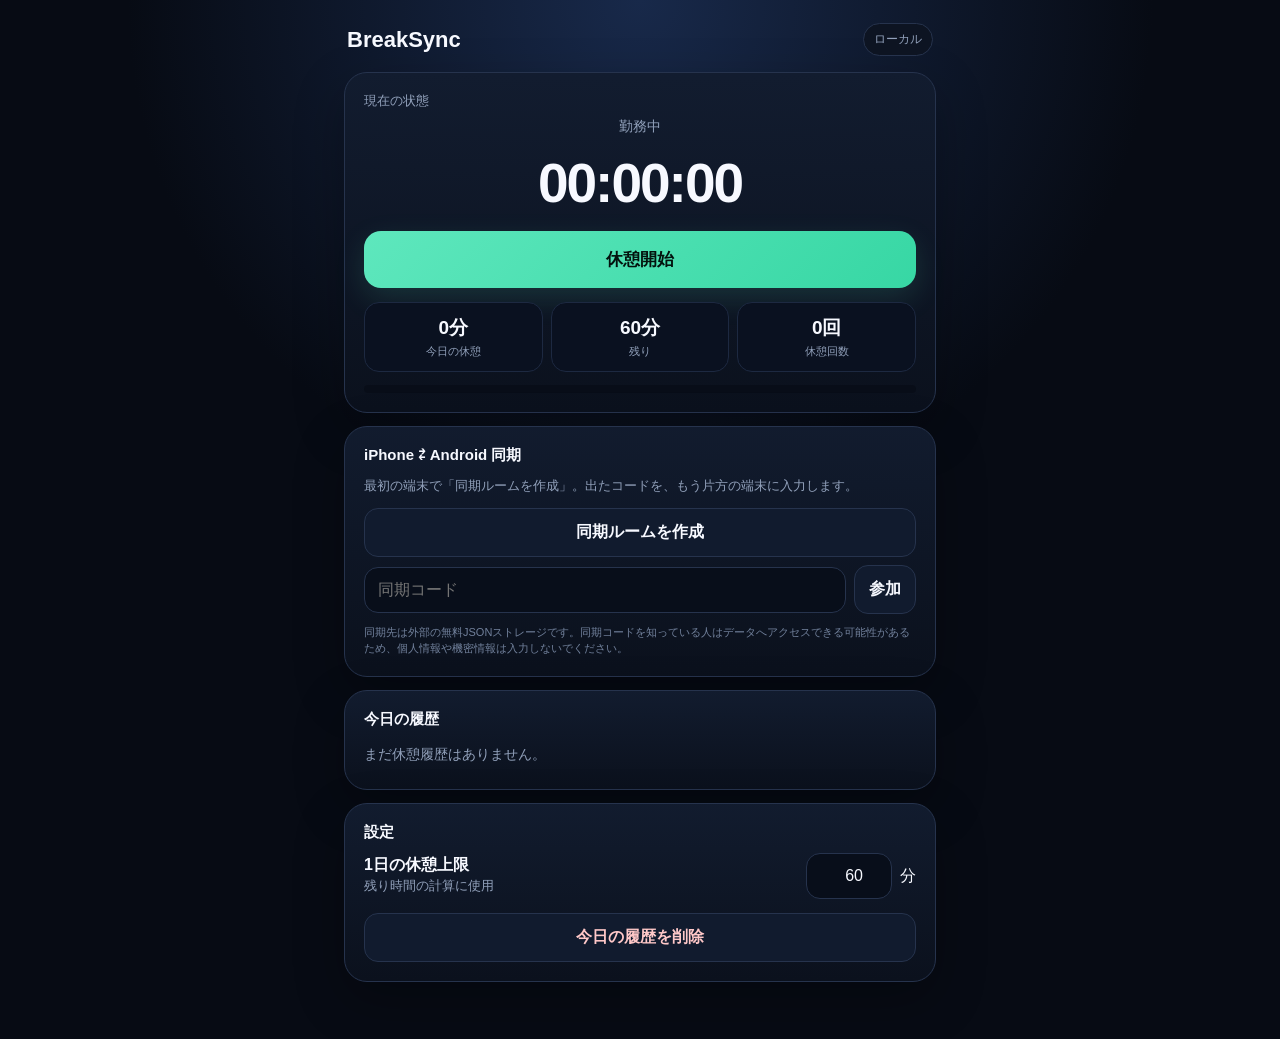
<file: BreakSync.html>
<!doctype html>
<html lang="ja">
<head>
<meta charset="utf-8">
<meta name="viewport" content="width=device-width,initial-scale=1,viewport-fit=cover">
<meta name="theme-color" content="#08101d">
<title>BreakSync</title>
<style>
:root{--bg:#070b14;--card:#11192a;--line:#26334d;--text:#f7f9ff;--muted:#91a0ba;--a:#5ee7bd;--b:#6c8cff;--red:#ff7373}
*{box-sizing:border-box}html,body{margin:0;min-height:100%;font-family:-apple-system,BlinkMacSystemFont,"Segoe UI",sans-serif;background:radial-gradient(circle at 50% 0,#18294a 0,#070b14 42%);color:var(--text)}body{padding:env(safe-area-inset-top) 0 env(safe-area-inset-bottom)}
.app{width:min(620px,100%);margin:auto;padding:18px 14px 44px}.head{display:flex;align-items:center;justify-content:space-between;padding:5px 3px 16px}.brand{font-size:22px;font-weight:900}.pill{font-size:12px;color:var(--muted);border:1px solid var(--line);border-radius:999px;padding:7px 10px;background:#0d1422}.pill.on{color:#c8ffe9;background:#0d2a22;border-color:#256c57}.pill.err{color:#ffd1d1;background:#2b1117;border-color:#6f2934}
.card{margin-bottom:13px;padding:19px;border-radius:23px;border:1px solid var(--line);background:linear-gradient(180deg,rgba(18,28,47,.98),rgba(11,17,29,.98));box-shadow:0 18px 50px rgba(0,0,0,.27)}.label{font-size:13px;color:var(--muted)}.state{text-align:center;font-size:14px;color:var(--muted);margin-top:8px}.timer{text-align:center;font-size:55px;font-weight:900;line-height:1;font-variant-numeric:tabular-nums;letter-spacing:-2px;margin:20px 0}.primary{width:100%;border:0;border-radius:17px;padding:17px;font-size:17px;font-weight:900;color:#03130e;background:linear-gradient(135deg,var(--a),#37d7a4);box-shadow:0 10px 30px rgba(94,231,189,.14)}.primary.stop{color:#260607;background:linear-gradient(135deg,#ff9a9a,var(--red))}
.metrics{display:grid;grid-template-columns:repeat(3,1fr);gap:8px;margin-top:14px}.metric{text-align:center;padding:12px 7px;border-radius:15px;background:#0a1120;border:1px solid #1d2941}.metric b{display:block;font-size:19px}.metric span{font-size:11px;color:var(--muted)}.bar{height:8px;border-radius:999px;background:#080d18;overflow:hidden;margin-top:13px}.bar i{display:block;height:100%;width:0;background:linear-gradient(90deg,var(--b),var(--a))}
.title{font-size:15px;font-weight:900;margin-bottom:11px}.help{font-size:13px;line-height:1.55;color:var(--muted)}.row{display:flex;gap:8px;align-items:center}.input{min-width:0;flex:1;padding:13px;border:1px solid var(--line);border-radius:14px;background:#080e1a;color:var(--text);font:inherit}.btn{padding:13px 14px;border-radius:14px;border:1px solid var(--line);background:#111b2e;color:var(--text);font:inherit;font-weight:750}.btn.bad{color:#ffc8c8}.code{font-family:ui-monospace,SFMono-Regular,Menlo,monospace;font-size:13px;word-break:break-all;padding:11px;margin:10px 0;border:1px dashed #394965;border-radius:12px;background:#070c16;color:#dce6ff}.note{margin-top:11px;font-size:11px;line-height:1.45;color:#71809b}
.sessions{display:flex;flex-direction:column;gap:8px}.session{display:flex;justify-content:space-between;gap:10px;padding:13px 14px;border-radius:15px;background:#090f1c;border:1px solid #19253b}.times{font-weight:800}.dur{color:var(--muted);font-variant-numeric:tabular-nums}.empty{font-size:14px;color:var(--muted);padding:6px 0}.settings{display:flex;justify-content:space-between;align-items:center;gap:12px}.settings input{width:86px;text-align:right}.toast{position:fixed;left:50%;bottom:24px;transform:translate(-50%,18px);opacity:0;background:#f8fafc;color:#090e17;border-radius:999px;padding:10px 15px;font-size:13px;font-weight:800;transition:.2s;z-index:99;pointer-events:none;white-space:nowrap}.toast.show{opacity:1;transform:translate(-50%,0)}
@media(max-width:420px){.timer{font-size:47px}.card{padding:17px;border-radius:20px}.metric b{font-size:17px}}
</style>
</head>
<body>
<div class="app">
  <div class="head"><div class="brand">BreakSync</div><div id="status" class="pill">ローカル</div></div>
  <section class="card">
    <div class="label">現在の状態</div><div id="state" class="state">勤務中</div><div id="timer" class="timer">00:00:00</div>
    <button id="main" class="primary">休憩開始</button>
    <div class="metrics"><div class="metric"><b id="total">0分</b><span>今日の休憩</span></div><div class="metric"><b id="remain">60分</b><span>残り</span></div><div class="metric"><b id="count">0回</b><span>休憩回数</span></div></div><div class="bar"><i id="bar"></i></div>
  </section>
  <section class="card">
    <div class="title">iPhone ⇄ Android 同期</div>
    <div id="roomOff">
      <div class="help">最初の端末で「同期ルームを作成」。出たコードを、もう片方の端末に入力します。</div>
      <div class="row" style="margin-top:12px"><button id="create" class="btn" style="flex:1">同期ルームを作成</button></div>
      <div class="row" style="margin-top:8px"><input id="joinCode" class="input" placeholder="同期コード"><button id="join" class="btn">参加</button></div>
    </div>
    <div id="roomOn" hidden>
      <div class="help">同期中です。もう片方の端末にこのコードを入力してください。</div><div id="roomCode" class="code"></div>
      <div class="row"><button id="copy" class="btn" style="flex:1">コードをコピー</button><button id="leave" class="btn bad">同期解除</button></div>
    </div>
    <div class="note">同期先は外部の無料JSONストレージです。同期コードを知っている人はデータへアクセスできる可能性があるため、個人情報や機密情報は入力しないでください。</div>
  </section>
  <section class="card"><div class="title">今日の履歴</div><div id="sessions" class="sessions"></div></section>
  <section class="card"><div class="title">設定</div><div class="settings"><div><b>1日の休憩上限</b><div class="help">残り時間の計算に使用</div></div><div class="row"><input id="limit" class="input" type="number" min="1" max="300"><span>分</span></div></div><div class="row" style="margin-top:14px"><button id="reset" class="btn bad" style="flex:1">今日の履歴を削除</button></div></section>
</div>
<div id="toast" class="toast"></div>
<script>
(()=>{
'use strict';
const API='https://superjsonblob.com/api/jsonBlob';
const KDATA='breaksync_data_v3',KROOM='breaksync_room_v3',KDEV='breaksync_device_v3';
const uuid=()=>self.crypto?.randomUUID?.()||('d-'+Date.now()+'-'+Math.random().toString(36).slice(2));
const device=localStorage.getItem(KDEV)||uuid();localStorage.setItem(KDEV,device);
let room=localStorage.getItem(KROOM)||'',busy=false,lastWrite=0;
const blank=()=>({schema:3,updatedAt:Date.now(),updatedBy:device,limitMinutes:60,active:null,sessions:[]});
let data=(()=>{try{const x=JSON.parse(localStorage.getItem(KDATA));return x&&x.schema===3?x:blank()}catch{return blank()}})();
const $=id=>document.getElementById(id),pad=n=>String(n).padStart(2,'0');
const save=()=>localStorage.setItem(KDATA,JSON.stringify(data));
const touch=()=>{data.updatedAt=Date.now();data.updatedBy=device;save()};
const day=t=>{const d=new Date(t);return d.getFullYear()+'-'+pad(d.getMonth()+1)+'-'+pad(d.getDate())};
const today=()=>day(Date.now());
const fmt=t=>{const d=new Date(t);return pad(d.getHours())+':'+pad(d.getMinutes())};
const hms=ms=>{let s=Math.max(0,Math.floor(ms/1000));return pad(Math.floor(s/3600))+':'+pad(Math.floor(s%3600/60))+':'+pad(s%60)};
const minText=ms=>Math.round(Math.max(0,ms)/60000)+'分';
const endedToday=()=>data.sessions.filter(s=>day(s.start)===today());
const totalMs=()=>endedToday().reduce((a,s)=>a+Math.max(0,s.end-s.start),0)+(data.active&&day(data.active.start)===today()?Date.now()-data.active.start:0);
let toastT;function toast(s){const e=$('toast');e.textContent=s;e.classList.add('show');clearTimeout(toastT);toastT=setTimeout(()=>e.classList.remove('show'),2100)}
function status(kind){const e=$('status');e.className='pill'+(kind==='on'?' on':kind==='err'?' err':'');e.textContent=!room?'ローカル':kind==='err'?'同期エラー':kind==='on'?'同期中':'接続中'}
function roomUI(){ $('roomOff').hidden=!!room;$('roomOn').hidden=!room;$('roomCode').textContent=room;status(room?'wait':'off') }
function render(){
 const a=data.active,tm=totalMs(),lim=(Number(data.limitMinutes)||60)*60000,rem=Math.max(0,lim-tm);
 $('state').textContent=a?'休憩中':'勤務中';$('timer').textContent=a?hms(Date.now()-a.start):'00:00:00';
 $('main').textContent=a?'休憩終了':'休憩開始';$('main').classList.toggle('stop',!!a);
 $('total').textContent=minText(tm);$('remain').textContent=minText(rem);$('count').textContent=(endedToday().length+(a&&day(a.start)===today()?1:0))+'回';$('bar').style.width=Math.min(100,tm/lim*100)+'%';$('limit').value=Number(data.limitMinutes)||60;
 const arr=endedToday().slice().sort((x,y)=>y.start-x.start);$('sessions').innerHTML=arr.length?arr.map(s=>'<div class="session"><div class="times">'+fmt(s.start)+'〜'+fmt(s.end)+'</div><div class="dur">'+minText(s.end-s.start)+'</div></div>').join(''):'<div class="empty">まだ休憩履歴はありません。</div>';
}
async function pull(){if(!room||busy)return;try{const r=await fetch(API+'/'+encodeURIComponent(room),{cache:'no-store'});if(!r.ok)throw 0;const remote=await r.json();if(remote&&remote.schema===3&&remote.updatedAt>data.updatedAt){data=remote;save();render()}status('on')}catch{status('err')}}
async function push(){if(!room)return;busy=true;lastWrite=Date.now();try{const r=await fetch(API+'/'+encodeURIComponent(room),{method:'PUT',headers:{'content-type':'application/json'},body:JSON.stringify(data)});if(!r.ok)throw 0;status('on')}catch{status('err');toast('同期できませんでした。端末内には保存済みです')}finally{busy=false}}
async function mutate(fn){if(room)await pull();fn();touch();render();if(room)await push()}
$('main').onclick=()=>mutate(()=>{if(data.active){data.sessions.push({id:data.active.id,start:data.active.start,end:Date.now()});data.active=null}else data.active={id:uuid(),start:Date.now()}});
$('create').onclick=async()=>{try{status('wait');const r=await fetch(API,{method:'POST',headers:{'content-type':'application/json'},body:JSON.stringify(data)});if(!r.ok)throw 0;const j=await r.json();if(!j.id)throw 0;room=j.id;localStorage.setItem(KROOM,room);roomUI();status('on');toast('同期ルームを作成しました')}catch{status('off');toast('同期ルームを作成できませんでした')}};
$('join').onclick=async()=>{const c=$('joinCode').value.trim();if(!c)return toast('同期コードを入力してください');try{status('wait');const r=await fetch(API+'/'+encodeURIComponent(c),{cache:'no-store'});if(!r.ok)throw 0;const remote=await r.json();if(!remote||remote.schema!==3)throw 0;room=c;data=remote;save();localStorage.setItem(KROOM,room);roomUI();render();status('on');toast('同期しました')}catch{status('off');toast('その同期コードは使えません')}};
$('copy').onclick=async()=>{try{await navigator.clipboard.writeText(room);toast('コードをコピーしました')}catch{toast('コード部分を長押ししてコピーしてください')}};
$('leave').onclick=()=>{room='';localStorage.removeItem(KROOM);roomUI();toast('同期を解除しました')};
$('limit').onchange=()=>mutate(()=>{data.limitMinutes=Math.min(300,Math.max(1,Number($('limit').value)||60))});
$('reset').onclick=()=>{if(confirm('今日の休憩履歴を削除しますか？'))mutate(()=>{const k=today();data.sessions=data.sessions.filter(s=>day(s.start)!==k);if(data.active&&day(data.active.start)===k)data.active=null})};
roomUI();render();setInterval(render,1000);setInterval(()=>{if(room&&Date.now()-lastWrite>1300)pull()},2500);document.addEventListener('visibilitychange',()=>{if(!document.hidden&&room)pull()});window.addEventListener('online',()=>room&&pull());room&&pull();
})();
</script>
</body>
</html>
</file>
